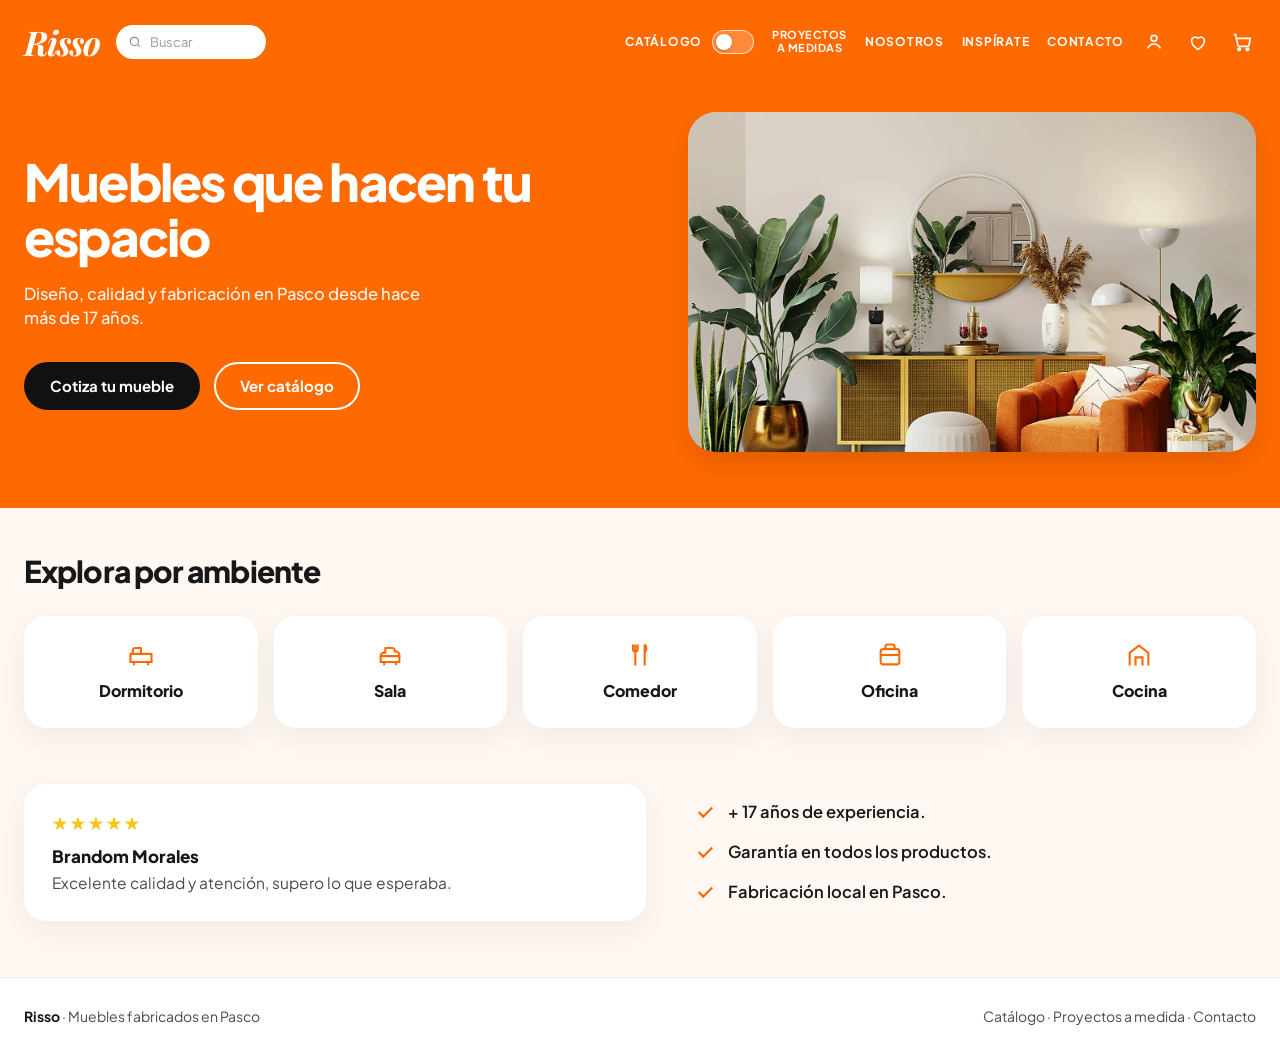
<file: index.html>
<!DOCTYPE html>
<html lang="es">
<head>
  <meta charset="UTF-8">
  <meta name="viewport" content="width=device-width, initial-scale=1.0">
  <title>Risso · Muebles que hacen tu espacio</title>
  <link rel="preconnect" href="https://fonts.googleapis.com">
  <link rel="preconnect" href="https://fonts.gstatic.com" crossorigin>
  <link href="https://fonts.googleapis.com/css2?family=Playfair+Display:ital,wght@1,700&family=Plus+Jakarta+Sans:wght@500;600;700;800&display=swap" rel="stylesheet">
  <link rel="stylesheet" href="css/styles.css">
  <link rel="icon" href="data:image/svg+xml,<svg xmlns='http://www.w3.org/2000/svg' viewBox='0 0 100 100'><text y='.9em' font-size='90'>R</text></svg>">
</head>
<body>
  <header class="site-header">
    <div class="wrap header-inner">
      <a class="logo" href="index.html">Risso</a>
      <form class="search" data-search>
        <svg width="14" height="14" viewBox="0 0 24 24" fill="none" stroke="currentColor" stroke-width="2"><circle cx="11" cy="11" r="7"/><path d="M20 20l-3-3"/></svg>
        <input type="search" placeholder="Buscar" aria-label="Buscar">
      </form>
      <button class="menu-toggle" id="menu-toggle" aria-label="Menú">
        <svg width="24" height="24" fill="none" stroke="currentColor" stroke-width="2"><path d="M4 7h16M4 12h16M4 17h16"/></svg>
      </button>
      <nav class="nav" id="site-nav">
        <div class="nav-catalog">
          <a href="catalogo.html">Catálogo</a>
          <button class="theme-toggle" id="btnTema" type="button" role="switch" aria-checked="false" aria-label="Modo oscuro">
            <span class="theme-toggle-track" aria-hidden="true"></span>
          </button>
        </div>
        <a class="stack" href="proyectos.html">Proyectos<br>a medidas</a>
        <a href="nosotros.html">Nosotros</a>
        <a href="inspirate.html">Inspírate</a>
        <a href="contacto.html">Contacto</a>
      </nav>
      <div class="header-actions">
        <a class="icon-btn" href="login.html" aria-label="Cuenta">
          <svg viewBox="0 0 24 24" fill="none" stroke="currentColor" stroke-width="1.8"><circle cx="12" cy="8" r="3.2"/><path d="M5 19c1.6-3.2 4-4.8 7-4.8s5.4 1.6 7 4.8"/></svg>
        </a>
        <button class="icon-btn" id="open-fav" aria-label="Favoritos" onclick="location.href='catalogo.html'">
          <svg viewBox="0 0 24 24" fill="none" stroke="currentColor" stroke-width="1.8"><path d="M12 20s-7-4.4-7-10a4 4 0 0 1 7-2 4 4 0 0 1 7 2c0 5.6-7 10-7 10z"/></svg>
          <span class="badge" id="fav-count">0</span>
        </button>
        <button class="icon-btn" id="open-cart" aria-label="Carrito">
          <svg viewBox="0 0 24 24" fill="none" stroke="currentColor" stroke-width="1.8"><circle cx="9" cy="20" r="1.4"/><circle cx="18" cy="20" r="1.4"/><path d="M3 4h2l2.4 11.2a2 2 0 0 0 2 1.6h8.3a2 2 0 0 0 2-1.5L21 8H7"/></svg>
          <span class="badge" id="cart-count">0</span>
        </button>
      </div>
    </div>
  </header>

  <section class="hero">
    <div class="wrap hero-grid">
      <div>
        <h1><span class="hero-line">Muebles que hacen tu</span> espacio</h1>
        <p>Diseño, calidad y fabricación en Pasco desde hace más de 17 años.</p>
        <div class="hero-actions">
          <a class="btn btn-dark" href="contacto.html">Cotiza tu mueble</a>
          <a class="btn btn-outline" href="catalogo.html">Ver catálogo</a>
        </div>
      </div>
      <img class="hero-photo" src="assets/hero.webp" alt="Espacio de trabajo con muebles de madera junto a ventanales">
    </div>
  </section>

  <main>
    <section class="explore">
      <div class="wrap">
        <h2>Explora por ambiente</h2>
        <div class="rooms">
          <a class="room-card" href="catalogo.html?ambiente=Dormitorio">
            <svg viewBox="0 0 24 24" fill="none" stroke="currentColor" stroke-width="1.8" stroke-linecap="round" stroke-linejoin="round"><path d="M3 18V11h18v7"/><path d="M5 11V8a2 2 0 0 1 2-2h5v5"/><path d="M3 18h18"/><path d="M6 18v2M18 18v2"/></svg>
            Dormitorio
          </a>
          <a class="room-card" href="catalogo.html?ambiente=Sala">
            <svg viewBox="0 0 24 24" fill="none" stroke="currentColor" stroke-width="1.8" stroke-linecap="round" stroke-linejoin="round"><path d="M4 13v5h16v-5"/><path d="M4 13h16a0 0 0 0 0 0 0v-1a3 3 0 0 0-3-3h-1V8a2 2 0 0 0-2-2H8v4H7a3 3 0 0 0-3 3z"/><path d="M7 18v2M17 18v2"/></svg>
            Sala
          </a>
          <a class="room-card" href="catalogo.html?ambiente=Comedor">
            <svg viewBox="0 0 24 24" fill="none" stroke="currentColor" stroke-width="1.8"><path d="M8 3v7M6 3v4a2 2 0 0 0 4 0V3"/><path d="M8 10v11"/><path d="M16 3v18"/><path d="M16 3c2 2 2 5 0 7"/></svg>
            Comedor
          </a>
          <a class="room-card" href="catalogo.html?ambiente=Oficina">
            <svg viewBox="0 0 24 24" fill="none" stroke="currentColor" stroke-width="1.8"><path d="M8 7V5a2 2 0 0 1 2-2h4a2 2 0 0 1 2 2v2"/><rect x="4" y="7" width="16" height="13" rx="2"/><path d="M4 12h16"/></svg>
            Oficina
          </a>
          <a class="room-card" href="catalogo.html?ambiente=Cocina">
            <svg viewBox="0 0 24 24" fill="none" stroke="currentColor" stroke-width="1.8"><path d="M4 21V10l8-6 8 6v11"/><path d="M9 21v-7h6v7"/></svg>
            Cocina
          </a>
        </div>
      </div>
    </section>

    <section>
      <div class="wrap proof">
        <article class="review">
          <div class="stars">★★★★★</div>
          <h3>Brandom Morales</h3>
          <p>Excelente calidad y atención, supero lo que esperaba.</p>
        </article>
        <div class="benefits">
          <div class="benefit">
            <svg viewBox="0 0 24 24" fill="none" stroke="currentColor" stroke-width="2.4"><path d="M5 12l5 5L20 7"/></svg>
            + 17 años de experiencia.
          </div>
          <div class="benefit">
            <svg viewBox="0 0 24 24" fill="none" stroke="currentColor" stroke-width="2.4"><path d="M5 12l5 5L20 7"/></svg>
            Garantía en todos los productos.
          </div>
          <div class="benefit">
            <svg viewBox="0 0 24 24" fill="none" stroke="currentColor" stroke-width="2.4"><path d="M5 12l5 5L20 7"/></svg>
            Fabricación local en Pasco.
          </div>
        </div>
      </div>
    </section>
  </main>

  <footer class="footer">
    <div class="wrap footer-inner">
      <p><strong>Risso</strong> · Muebles fabricados en Pasco</p>
      <p>Catálogo · Proyectos a medida · Contacto</p>
    </div>
  </footer>

  <div class="drawer" id="cart-drawer" data-close-cart>
    <div class="drawer-panel" onclick="event.stopPropagation()">
      <h2>Carrito</h2>
      <div id="cart-list"></div>
      <br>
      <a class="btn btn-dark" href="contacto.html">Cotizar pedido</a>
    </div>
  </div>
  <div class="toast" id="toast"></div>
  <script src="js/app.js"></script>
  <script src="js/main.js"></script>
</body>
</html>
</file>
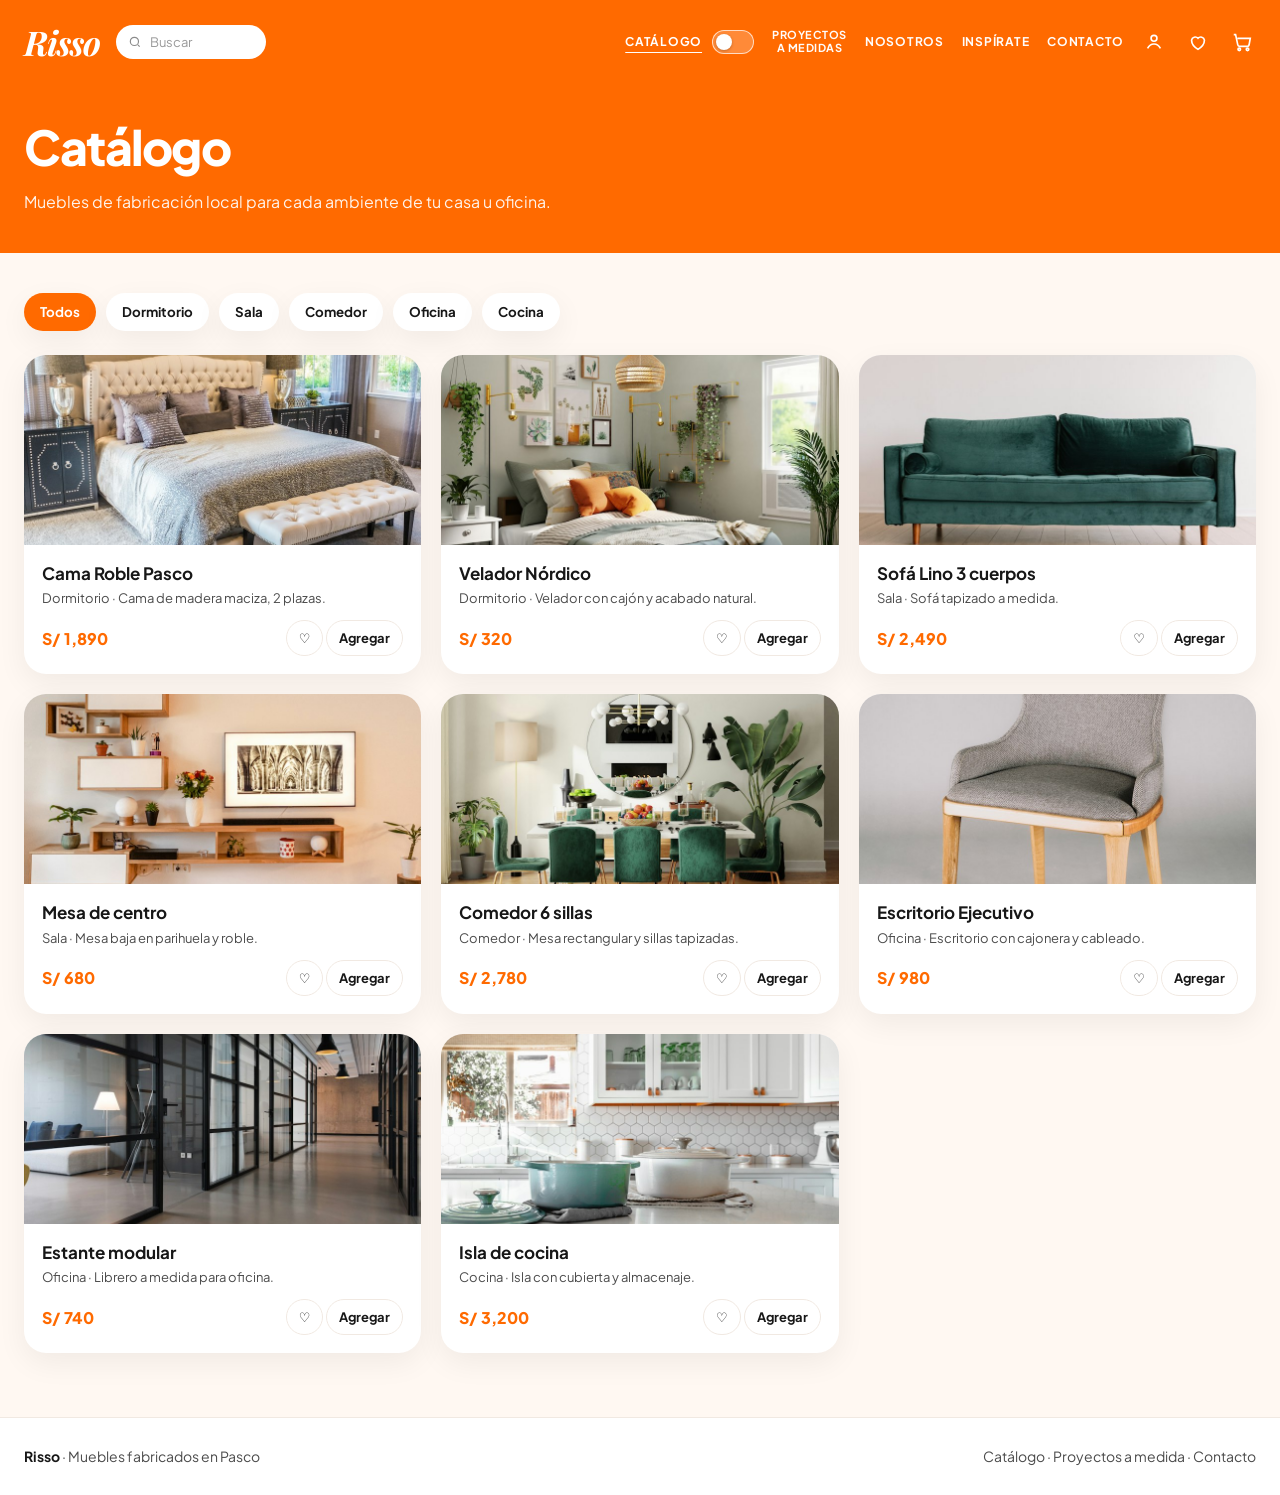
<file: catalogo.html>
<!DOCTYPE html>
<html lang="es">
<head>
  <meta charset="UTF-8">
  <meta name="viewport" content="width=device-width, initial-scale=1.0">
  <title>Catálogo · Risso</title>
  <link rel="preconnect" href="https://fonts.googleapis.com">
  <link rel="preconnect" href="https://fonts.gstatic.com" crossorigin>
  <link href="https://fonts.googleapis.com/css2?family=Playfair+Display:ital,wght@1,700&family=Plus+Jakarta+Sans:wght@500;600;700;800&display=swap" rel="stylesheet">
  <link rel="stylesheet" href="css/styles.css">
</head>
<body>
  <header class="site-header">
    <div class="wrap header-inner">
      <a class="logo" href="index.html">Risso</a>
      <form class="search" data-search>
        <svg width="14" height="14" viewBox="0 0 24 24" fill="none" stroke="currentColor" stroke-width="2"><circle cx="11" cy="11" r="7"/><path d="M20 20l-3-3"/></svg>
        <input type="search" placeholder="Buscar" aria-label="Buscar">
      </form>
      <button class="menu-toggle" id="menu-toggle" aria-label="Menú">
        <svg width="24" height="24" fill="none" stroke="currentColor" stroke-width="2"><path d="M4 7h16M4 12h16M4 17h16"/></svg>
      </button>
      <nav class="nav" id="site-nav">
        <div class="nav-catalog">
          <a class="is-active" href="catalogo.html">Catálogo</a>
          <button class="theme-toggle" id="btnTema" type="button" role="switch" aria-checked="false" aria-label="Modo oscuro">
            <span class="theme-toggle-track" aria-hidden="true"></span>
          </button>
        </div>
        <a class="stack" href="proyectos.html">Proyectos<br>a medidas</a>
        <a href="nosotros.html">Nosotros</a>
        <a href="inspirate.html">Inspírate</a>
        <a href="contacto.html">Contacto</a>
      </nav>
      <div class="header-actions">
        <a class="icon-btn" href="login.html" aria-label="Cuenta">
          <svg viewBox="0 0 24 24" fill="none" stroke="currentColor" stroke-width="1.8"><circle cx="12" cy="8" r="3.2"/><path d="M5 19c1.6-3.2 4-4.8 7-4.8s5.4 1.6 7 4.8"/></svg>
        </a>
        <button class="icon-btn" onclick="location.href='catalogo.html'" aria-label="Favoritos">
          <svg viewBox="0 0 24 24" fill="none" stroke="currentColor" stroke-width="1.8"><path d="M12 20s-7-4.4-7-10a4 4 0 0 1 7-2 4 4 0 0 1 7 2c0 5.6-7 10-7 10z"/></svg>
          <span class="badge" id="fav-count">0</span>
        </button>
        <button class="icon-btn" id="open-cart" aria-label="Carrito">
          <svg viewBox="0 0 24 24" fill="none" stroke="currentColor" stroke-width="1.8"><circle cx="9" cy="20" r="1.4"/><circle cx="18" cy="20" r="1.4"/><path d="M3 4h2l2.4 11.2a2 2 0 0 0 2 1.6h8.3a2 2 0 0 0 2-1.5L21 8H7"/></svg>
          <span class="badge" id="cart-count">0</span>
        </button>
      </div>
    </div>
  </header>

  <section class="page-hero">
    <div class="wrap">
      <h1>Catálogo</h1>
      <p>Muebles de fabricación local para cada ambiente de tu casa u oficina.</p>
    </div>
  </section>

  <main class="section">
    <div class="wrap">
      <div class="filters">
        <button class="chip is-on" data-filter="Todos">Todos</button>
        <button class="chip" data-filter="Dormitorio">Dormitorio</button>
        <button class="chip" data-filter="Sala">Sala</button>
        <button class="chip" data-filter="Comedor">Comedor</button>
        <button class="chip" data-filter="Oficina">Oficina</button>
        <button class="chip" data-filter="Cocina">Cocina</button>
      </div>
      <div class="grid-cards" id="catalog-grid"></div>
    </div>
  </main>

  <footer class="footer">
    <div class="wrap footer-inner">
      <p><strong>Risso</strong> · Muebles fabricados en Pasco</p>
      <p>Catálogo · Proyectos a medida · Contacto</p>
    </div>
  </footer>
  <div class="drawer" id="cart-drawer" data-close-cart>
    <div class="drawer-panel" onclick="event.stopPropagation()">
      <h2>Carrito</h2>
      <div id="cart-list"></div>
      <br>
      <a class="btn btn-dark" href="contacto.html">Cotizar pedido</a>
    </div>
  </div>
  <div class="toast" id="toast"></div>
  <script src="js/app.js"></script>
  <script src="js/main.js"></script>
</body>
</html>
</file>
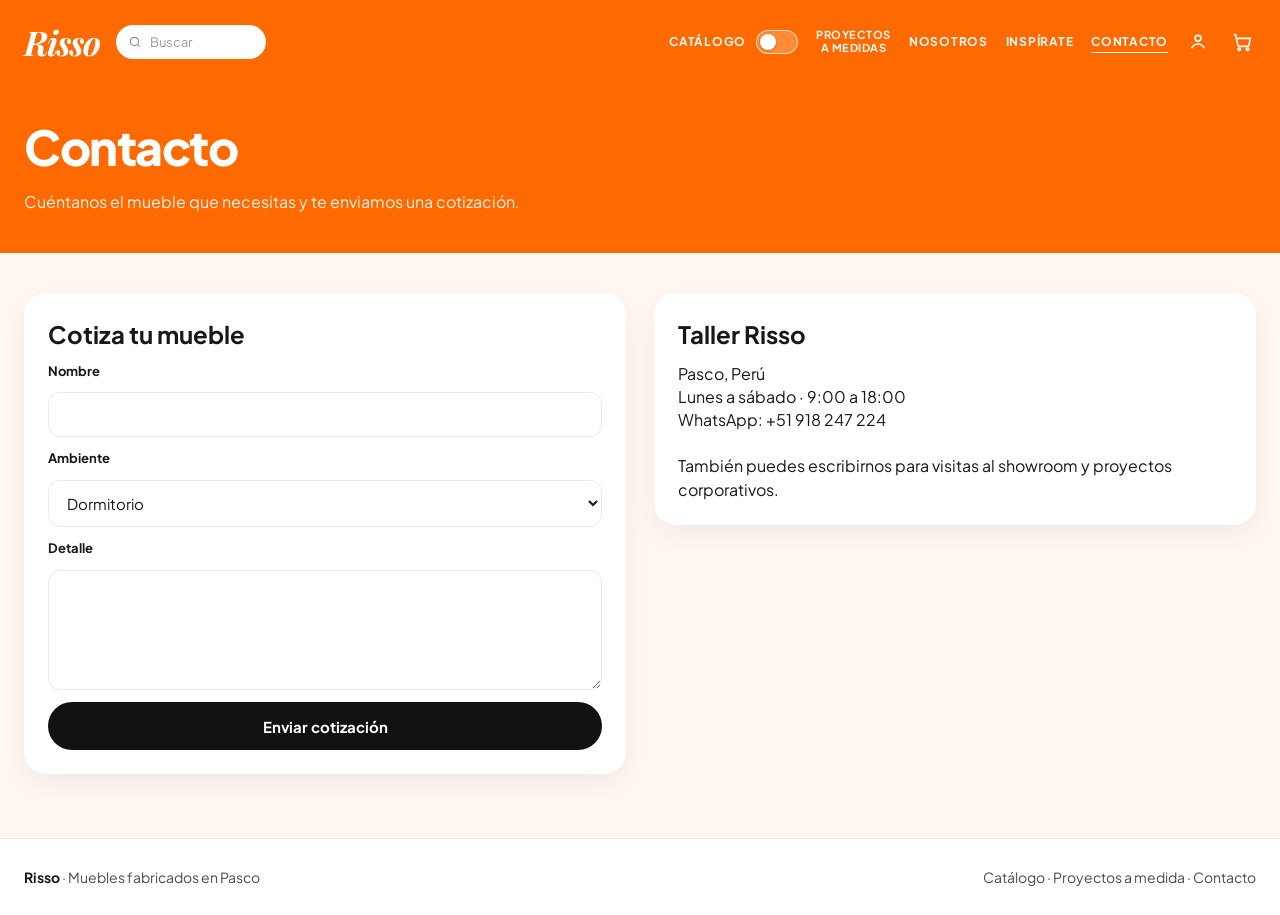
<file: contacto.html>
<!DOCTYPE html>
<html lang="es">
<head>
  <meta charset="UTF-8">
  <meta name="viewport" content="width=device-width, initial-scale=1.0">
  <title>Contacto · Risso</title>
  <link rel="preconnect" href="https://fonts.googleapis.com">
  <link rel="preconnect" href="https://fonts.gstatic.com" crossorigin>
  <link href="https://fonts.googleapis.com/css2?family=Playfair+Display:ital,wght@1,700&family=Plus+Jakarta+Sans:wght@500;600;700;800&display=swap" rel="stylesheet">
  <link rel="stylesheet" href="css/styles.css">
</head>
<body>
  <header class="site-header">
    <div class="wrap header-inner">
      <a class="logo" href="index.html">Risso</a>
      <form class="search" data-search>
        <svg width="14" height="14" viewBox="0 0 24 24" fill="none" stroke="currentColor" stroke-width="2"><circle cx="11" cy="11" r="7"/><path d="M20 20l-3-3"/></svg>
        <input type="search" placeholder="Buscar" aria-label="Buscar">
      </form>
      <button class="menu-toggle" id="menu-toggle" aria-label="Menú">
        <svg width="24" height="24" fill="none" stroke="currentColor" stroke-width="2"><path d="M4 7h16M4 12h16M4 17h16"/></svg>
      </button>
      <nav class="nav" id="site-nav">
        <div class="nav-catalog">
          <a href="catalogo.html">Catálogo</a>
          <button class="theme-toggle" id="btnTema" type="button" role="switch" aria-checked="false" aria-label="Modo oscuro">
            <span class="theme-toggle-track" aria-hidden="true"></span>
          </button>
        </div>
        <a class="stack" href="proyectos.html">Proyectos<br>a medidas</a>
        <a href="nosotros.html">Nosotros</a>
        <a href="inspirate.html">Inspírate</a>
        <a class="is-active" href="contacto.html">Contacto</a>
      </nav>
      <div class="header-actions">
        <a class="icon-btn" href="login.html" aria-label="Cuenta"><svg viewBox="0 0 24 24" fill="none" stroke="currentColor" stroke-width="1.8"><circle cx="12" cy="8" r="3.2"/><path d="M5 19c1.6-3.2 4-4.8 7-4.8s5.4 1.6 7 4.8"/></svg></a>
        <button class="icon-btn" id="open-cart" aria-label="Carrito"><svg viewBox="0 0 24 24" fill="none" stroke="currentColor" stroke-width="1.8"><circle cx="9" cy="20" r="1.4"/><circle cx="18" cy="20" r="1.4"/><path d="M3 4h2l2.4 11.2a2 2 0 0 0 2 1.6h8.3a2 2 0 0 0 2-1.5L21 8H7"/></svg><span class="badge" id="cart-count">0</span></button>
      </div>
    </div>
  </header>

  <section class="page-hero">
    <div class="wrap">
      <h1>Contacto</h1>
      <p>Cuéntanos el mueble que necesitas y te enviamos una cotización.</p>
    </div>
  </section>

  <main class="section">
    <div class="wrap two-col">
      <div class="panel">
        <h2>Cotiza tu mueble</h2>
        <form class="form" id="quote-form">
          <label>Nombre</label>
          <input name="nombre" required>
          <label>Ambiente</label>
          <select name="ambiente">
            <option>Dormitorio</option>
            <option>Sala</option>
            <option>Comedor</option>
            <option>Oficina</option>
            <option>Cocina</option>
          </select>
          <label>Detalle</label>
          <textarea name="detalle" required></textarea>
          <button class="btn btn-dark" type="submit">Enviar cotización</button>
        </form>
      </div>
      <div class="panel">
        <h2>Taller Risso</h2>
        <p>Pasco, Perú<br>Lunes a sábado · 9:00 a 18:00<br>WhatsApp: +51 918 247 224</p>
        <br>
        <p>También puedes escribirnos para visitas al showroom y proyectos corporativos.</p>
      </div>
    </div>
  </main>

  <footer class="footer">
    <div class="wrap footer-inner">
      <p><strong>Risso</strong> · Muebles fabricados en Pasco</p>
      <p>Catálogo · Proyectos a medida · Contacto</p>
    </div>
  </footer>
  <div class="drawer" id="cart-drawer" data-close-cart>
    <div class="drawer-panel" onclick="event.stopPropagation()">
      <h2>Carrito</h2>
      <div id="cart-list"></div>
    </div>
  </div>
  <div class="toast" id="toast"></div>
  <script src="js/app.js"></script>
  <script src="js/main.js"></script>
</body>
</html>
</file>
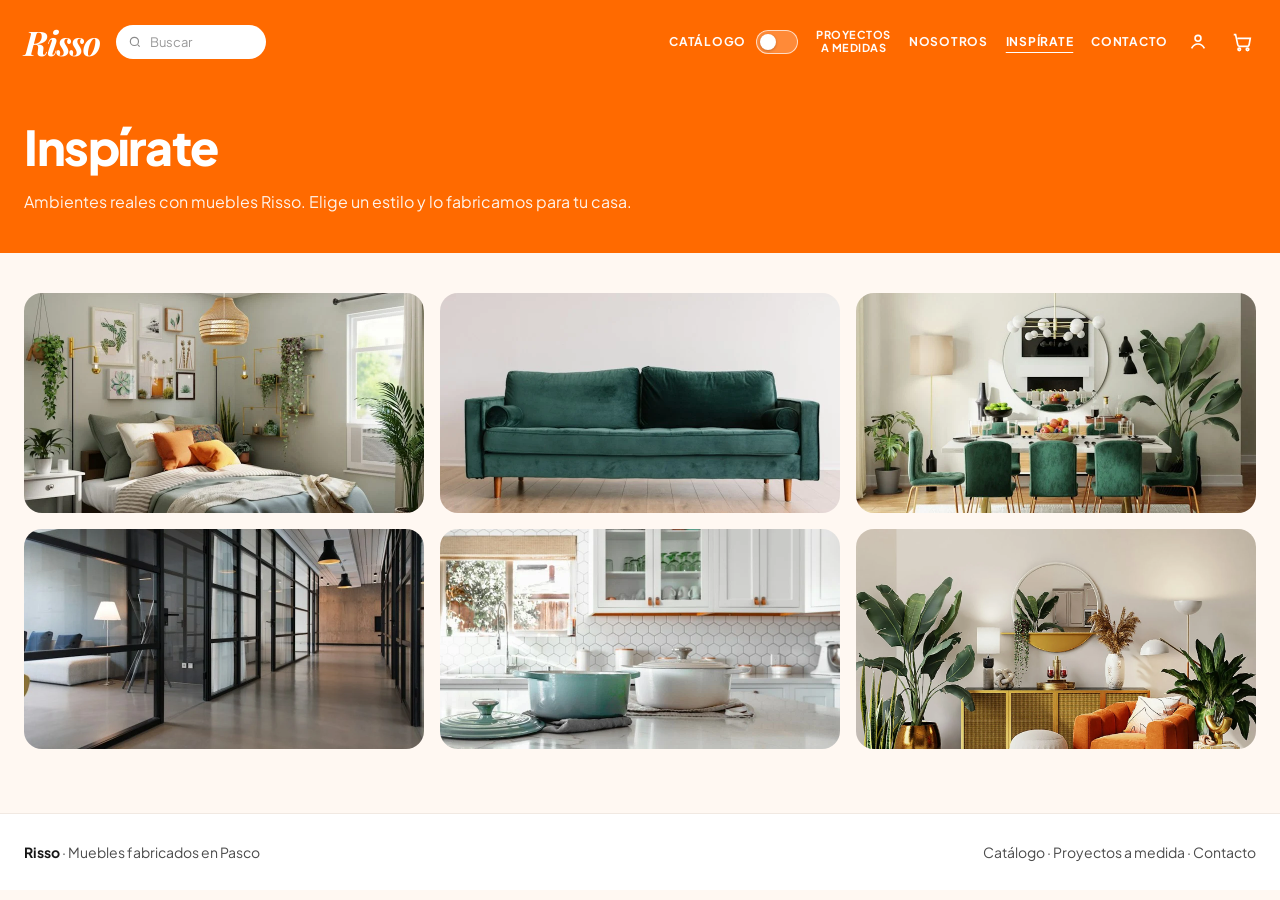
<file: inspirate.html>
<!DOCTYPE html>
<html lang="es">
<head>
  <meta charset="UTF-8">
  <meta name="viewport" content="width=device-width, initial-scale=1.0">
  <title>Inspírate · Risso</title>
  <link rel="preconnect" href="https://fonts.googleapis.com">
  <link rel="preconnect" href="https://fonts.gstatic.com" crossorigin>
  <link href="https://fonts.googleapis.com/css2?family=Playfair+Display:ital,wght@1,700&family=Plus+Jakarta+Sans:wght@500;600;700;800&display=swap" rel="stylesheet">
  <link rel="stylesheet" href="css/styles.css">
</head>
<body>
  <header class="site-header">
    <div class="wrap header-inner">
      <a class="logo" href="index.html">Risso</a>
      <form class="search" data-search>
        <svg width="14" height="14" viewBox="0 0 24 24" fill="none" stroke="currentColor" stroke-width="2"><circle cx="11" cy="11" r="7"/><path d="M20 20l-3-3"/></svg>
        <input type="search" placeholder="Buscar" aria-label="Buscar">
      </form>
      <button class="menu-toggle" id="menu-toggle" aria-label="Menú">
        <svg width="24" height="24" fill="none" stroke="currentColor" stroke-width="2"><path d="M4 7h16M4 12h16M4 17h16"/></svg>
      </button>
      <nav class="nav" id="site-nav">
        <div class="nav-catalog">
          <a href="catalogo.html">Catálogo</a>
          <button class="theme-toggle" id="btnTema" type="button" role="switch" aria-checked="false" aria-label="Modo oscuro">
            <span class="theme-toggle-track" aria-hidden="true"></span>
          </button>
        </div>
        <a class="stack" href="proyectos.html">Proyectos<br>a medidas</a>
        <a href="nosotros.html">Nosotros</a>
        <a class="is-active" href="inspirate.html">Inspírate</a>
        <a href="contacto.html">Contacto</a>
      </nav>
      <div class="header-actions">
        <a class="icon-btn" href="login.html" aria-label="Cuenta"><svg viewBox="0 0 24 24" fill="none" stroke="currentColor" stroke-width="1.8"><circle cx="12" cy="8" r="3.2"/><path d="M5 19c1.6-3.2 4-4.8 7-4.8s5.4 1.6 7 4.8"/></svg></a>
        <button class="icon-btn" id="open-cart" aria-label="Carrito"><svg viewBox="0 0 24 24" fill="none" stroke="currentColor" stroke-width="1.8"><circle cx="9" cy="20" r="1.4"/><circle cx="18" cy="20" r="1.4"/><path d="M3 4h2l2.4 11.2a2 2 0 0 0 2 1.6h8.3a2 2 0 0 0 2-1.5L21 8H7"/></svg><span class="badge" id="cart-count">0</span></button>
      </div>
    </div>
  </header>

  <section class="page-hero">
    <div class="wrap">
      <h1>Inspírate</h1>
      <p>Ambientes reales con muebles Risso. Elige un estilo y lo fabricamos para tu casa.</p>
    </div>
  </section>

  <main class="section">
    <div class="wrap gallery">
      <img src="assets/dormitorio.webp" alt="Dormitorio">
      <img src="assets/sala.webp" alt="Sala">
      <img src="assets/comedor.webp" alt="Comedor">
      <img src="assets/oficina.webp" alt="Oficina">
      <img src="assets/cocina.webp" alt="Cocina">
      <img src="assets/hero.webp" alt="Espacio de trabajo">
    </div>
  </main>

  <footer class="footer">
    <div class="wrap footer-inner">
      <p><strong>Risso</strong> · Muebles fabricados en Pasco</p>
      <p>Catálogo · Proyectos a medida · Contacto</p>
    </div>
  </footer>
  <div class="drawer" id="cart-drawer" data-close-cart>
    <div class="drawer-panel" onclick="event.stopPropagation()">
      <h2>Carrito</h2>
      <div id="cart-list"></div>
    </div>
  </div>
  <div class="toast" id="toast"></div>
  <script src="js/app.js"></script>
  <script src="js/main.js"></script>
</body>
</html>
</file>
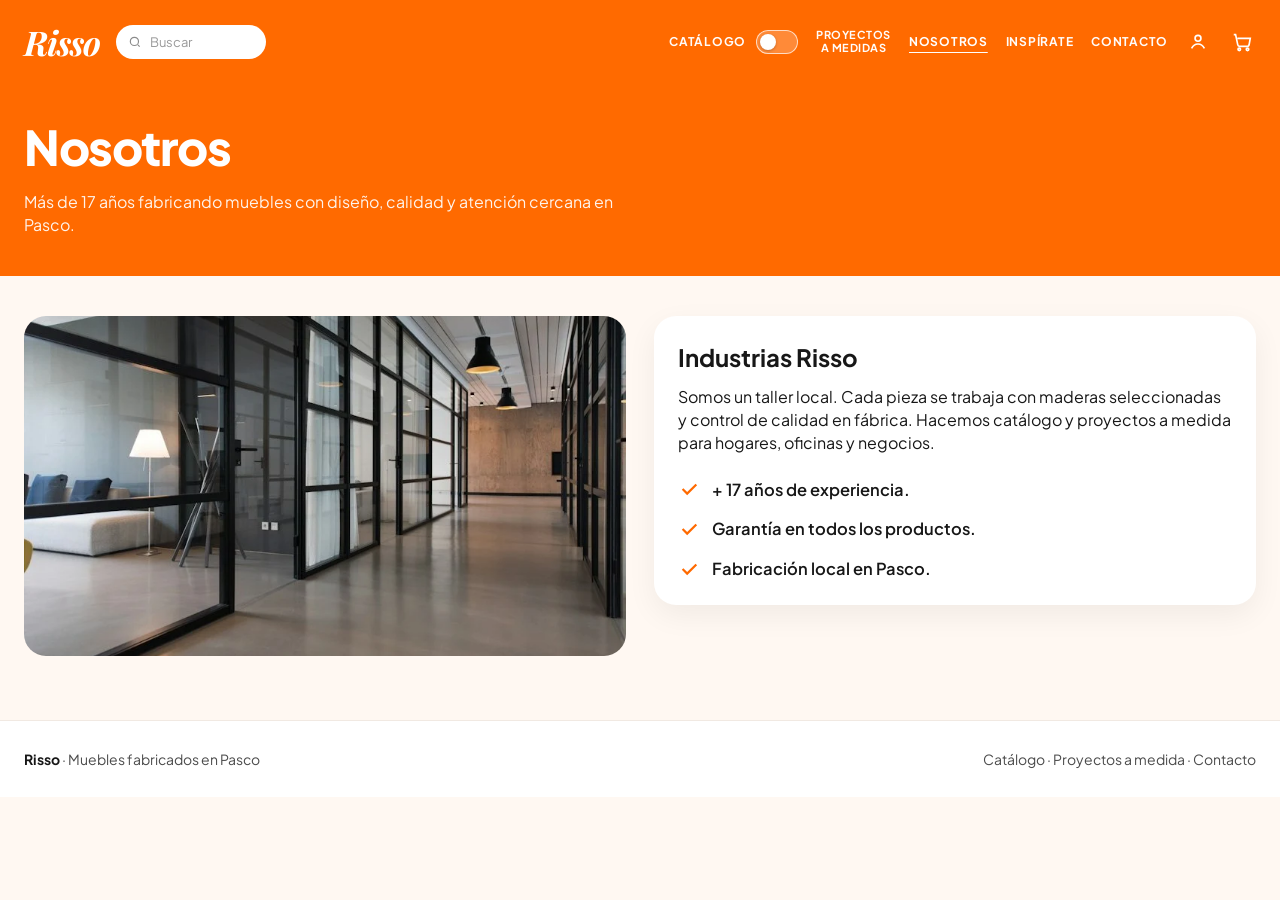
<file: nosotros.html>
<!DOCTYPE html>
<html lang="es">
<head>
  <meta charset="UTF-8">
  <meta name="viewport" content="width=device-width, initial-scale=1.0">
  <title>Nosotros · Risso</title>
  <link rel="preconnect" href="https://fonts.googleapis.com">
  <link rel="preconnect" href="https://fonts.gstatic.com" crossorigin>
  <link href="https://fonts.googleapis.com/css2?family=Playfair+Display:ital,wght@1,700&family=Plus+Jakarta+Sans:wght@500;600;700;800&display=swap" rel="stylesheet">
  <link rel="stylesheet" href="css/styles.css">
</head>
<body>
  <header class="site-header">
    <div class="wrap header-inner">
      <a class="logo" href="index.html">Risso</a>
      <form class="search" data-search>
        <svg width="14" height="14" viewBox="0 0 24 24" fill="none" stroke="currentColor" stroke-width="2"><circle cx="11" cy="11" r="7"/><path d="M20 20l-3-3"/></svg>
        <input type="search" placeholder="Buscar" aria-label="Buscar">
      </form>
      <button class="menu-toggle" id="menu-toggle" aria-label="Menú">
        <svg width="24" height="24" fill="none" stroke="currentColor" stroke-width="2"><path d="M4 7h16M4 12h16M4 17h16"/></svg>
      </button>
      <nav class="nav" id="site-nav">
        <div class="nav-catalog">
          <a href="catalogo.html">Catálogo</a>
          <button class="theme-toggle" id="btnTema" type="button" role="switch" aria-checked="false" aria-label="Modo oscuro">
            <span class="theme-toggle-track" aria-hidden="true"></span>
          </button>
        </div>
        <a class="stack" href="proyectos.html">Proyectos<br>a medidas</a>
        <a class="is-active" href="nosotros.html">Nosotros</a>
        <a href="inspirate.html">Inspírate</a>
        <a href="contacto.html">Contacto</a>
      </nav>
      <div class="header-actions">
        <a class="icon-btn" href="login.html" aria-label="Cuenta"><svg viewBox="0 0 24 24" fill="none" stroke="currentColor" stroke-width="1.8"><circle cx="12" cy="8" r="3.2"/><path d="M5 19c1.6-3.2 4-4.8 7-4.8s5.4 1.6 7 4.8"/></svg></a>
        <button class="icon-btn" id="open-cart" aria-label="Carrito"><svg viewBox="0 0 24 24" fill="none" stroke="currentColor" stroke-width="1.8"><circle cx="9" cy="20" r="1.4"/><circle cx="18" cy="20" r="1.4"/><path d="M3 4h2l2.4 11.2a2 2 0 0 0 2 1.6h8.3a2 2 0 0 0 2-1.5L21 8H7"/></svg><span class="badge" id="cart-count">0</span></button>
      </div>
    </div>
  </header>

  <section class="page-hero">
    <div class="wrap">
      <h1>Nosotros</h1>
      <p>Más de 17 años fabricando muebles con diseño, calidad y atención cercana en Pasco.</p>
    </div>
  </section>

  <main class="section">
    <div class="wrap two-col">
      <img src="assets/oficina.webp" alt="Taller y espacios Risso" style="width:100%;height:340px;object-fit:cover;border-radius:22px;">
      <div class="panel">
        <h2>Industrias Risso</h2>
        <p>Somos un taller local. Cada pieza se trabaja con maderas seleccionadas y control de calidad en fábrica. Hacemos catálogo y proyectos a medida para hogares, oficinas y negocios.</p>
        <br>
        <div class="benefits">
          <div class="benefit"><svg viewBox="0 0 24 24" fill="none" stroke="currentColor" stroke-width="2.4"><path d="M5 12l5 5L20 7"/></svg>+ 17 años de experiencia.</div>
          <div class="benefit"><svg viewBox="0 0 24 24" fill="none" stroke="currentColor" stroke-width="2.4"><path d="M5 12l5 5L20 7"/></svg>Garantía en todos los productos.</div>
          <div class="benefit"><svg viewBox="0 0 24 24" fill="none" stroke="currentColor" stroke-width="2.4"><path d="M5 12l5 5L20 7"/></svg>Fabricación local en Pasco.</div>
        </div>
      </div>
    </div>
  </main>

  <footer class="footer">
    <div class="wrap footer-inner">
      <p><strong>Risso</strong> · Muebles fabricados en Pasco</p>
      <p>Catálogo · Proyectos a medida · Contacto</p>
    </div>
  </footer>
  <div class="drawer" id="cart-drawer" data-close-cart>
    <div class="drawer-panel" onclick="event.stopPropagation()">
      <h2>Carrito</h2>
      <div id="cart-list"></div>
    </div>
  </div>
  <div class="toast" id="toast"></div>
  <script src="js/app.js"></script>
  <script src="js/main.js"></script>
</body>
</html>
</file>
<file: css/styles.css>
:root {
  --orange: #ff6a00;
  --orange-hover: #e85f00;
  --cream: #fff6ee;
  --page: #fff8f2;
  --surface: #fff;
  --surface-border: #f1e9e2;
  --ink: #171717;
  --muted: #4b4b4b;
  --star: #f5c518;
  --radius: 22px;
  --shadow: 0 10px 30px rgba(23, 23, 23, 0.06);
  --header-h: 84px;
  --max: 1240px;
}

*,
*::before,
*::after {
  box-sizing: border-box;
  margin: 0;
  padding: 0;
}

html {
  scroll-behavior: smooth;
}

body {
  font-family: "Plus Jakarta Sans", system-ui, sans-serif;
  color: var(--ink);
  background: var(--page);
  line-height: 1.45;
  min-height: 100vh;
}

body[data-theme="dark"] {
  --page: #181818;
  --surface: #252525;
  --surface-border: #3a3a3a;
  --ink: #f5f1ed;
  --muted: #c2bbb4;
  --shadow: 0 10px 30px rgba(0, 0, 0, 0.22);
}

.theme-toggle {
  width: 42px;
  height: 24px;
  flex: 0 0 auto;
  padding: 3px;
  border: 1px solid rgba(255, 255, 255, 0.7);
  border-radius: 999px;
  background: rgba(255, 255, 255, 0.22);
  cursor: pointer;
  transition: background 0.18s ease;
}

.theme-toggle-track {
  display: block;
  position: relative;
  width: 100%;
  height: 100%;
}

.theme-toggle-track::after {
  content: "";
  position: absolute;
  top: 0;
  left: 0;
  width: 16px;
  height: 16px;
  border-radius: 50%;
  background: #fff;
  box-shadow: 0 1px 3px rgba(0, 0, 0, 0.24);
  transition: transform 0.18s ease;
}

.theme-toggle[aria-checked="true"] {
  background: #252525;
}

.theme-toggle[aria-checked="true"] .theme-toggle-track::after {
  transform: translateX(16px);
}

.theme-toggle:focus-visible {
  outline: 3px solid #fff;
  outline-offset: 3px;
}

img {
  max-width: 100%;
  display: block;
}

a {
  color: inherit;
  text-decoration: none;
}

button,
input,
textarea,
select {
  font-family: inherit;
}

.wrap {
  width: min(var(--max), calc(100% - 48px));
  margin-inline: auto;
}

/* Header */
.site-header {
  background: var(--orange);
  color: #fff;
}

.header-inner {
  min-height: var(--header-h);
  display: flex;
  align-items: center;
  gap: 16px;
}

.logo {
  font-family: "Playfair Display", Georgia, serif;
  font-style: italic;
  font-weight: 700;
  font-size: 34px;
  letter-spacing: -0.03em;
  line-height: 1;
  white-space: nowrap;
  flex-shrink: 0;
}

.search {
  position: relative;
  width: 150px;
  flex-shrink: 0;
}

.search svg {
  position: absolute;
  left: 12px;
  top: 50%;
  transform: translateY(-50%);
  color: #8a8a8a;
  pointer-events: none;
}

.search input {
  width: 100%;
  height: 34px;
  border: 0;
  border-radius: 999px;
  padding: 0 12px 0 34px;
  background: var(--surface);
  color: var(--ink);
  font-size: 13px;
  outline: none;
}

.search input::placeholder {
  color: #9a9a9a;
}

.nav {
  margin-left: auto;
  display: flex;
  align-items: center;
  gap: 18px;
}

.nav-catalog {
  display: flex;
  align-items: center;
  gap: 10px;
}

.nav a {
  font-size: 12px;
  font-weight: 700;
  letter-spacing: 0.06em;
  text-transform: uppercase;
  white-space: nowrap;
  opacity: 0.98;
}

.nav a.stack {
  text-align: center;
  line-height: 1.15;
  font-size: 11px;
  letter-spacing: 0.05em;
  white-space: normal;
}

.nav a:hover,
.nav a.is-active {
  opacity: 1;
  text-decoration: underline;
  text-underline-offset: 6px;
}

.header-actions {
  display: flex;
  align-items: center;
  gap: 16px;
  flex-shrink: 0;
}

.icon-btn {
  position: relative;
  width: 28px;
  height: 28px;
  display: grid;
  place-items: center;
  color: #fff;
  background: none;
  border: 0;
  cursor: pointer;
}

.icon-btn svg {
  width: 22px;
  height: 22px;
}

.badge {
  position: absolute;
  top: -6px;
  right: -8px;
  min-width: 16px;
  height: 16px;
  padding: 0 4px;
  border-radius: 999px;
  background: #111;
  color: #fff;
  font-size: 10px;
  font-weight: 700;
  display: none;
  place-items: center;
}

.badge.show {
  display: grid;
}

.menu-toggle {
  display: none;
  background: none;
  border: 0;
  color: #fff;
  cursor: pointer;
}

/* Hero */
.hero {
  background: var(--orange);
  color: #fff;
  padding: 28px 0 56px;
}

.hero-grid {
  display: grid;
  grid-template-columns: minmax(0, 1.05fr) minmax(320px, 0.95fr);
  gap: 36px;
  align-items: center;
}

.hero h1 {
  font-size: clamp(34px, 4vw, 52px);
  font-weight: 800;
  letter-spacing: -0.035em;
  line-height: 1.08;
}

.hero-line {
  display: block;
  white-space: nowrap;
}

.hero p {
  margin-top: 18px;
  max-width: 34ch;
  font-size: 16.5px;
  font-weight: 500;
  line-height: 1.45;
  color: rgba(255, 255, 255, 0.92);
}

.hero-actions {
  display: flex;
  gap: 14px;
  margin-top: 32px;
  flex-wrap: wrap;
}

.btn {
  display: inline-flex;
  align-items: center;
  justify-content: center;
  height: 48px;
  padding: 0 24px;
  border-radius: 999px;
  font-size: 15px;
  font-weight: 700;
  border: 2px solid transparent;
  cursor: pointer;
  transition: 0.18s ease;
}

.btn-dark {
  background: #111;
  color: #fff;
}

.btn-dark:hover {
  background: #000;
  transform: translateY(-1px);
}

.btn-outline {
  background: transparent;
  color: #fff;
  border-color: #fff;
}

.btn-outline:hover {
  background: #fff;
  color: var(--orange);
}

.hero-photo {
  width: 100%;
  height: 340px;
  object-fit: cover;
  border-radius: 28px;
  box-shadow: 0 12px 30px rgba(0, 0, 0, 0.12);
}

/* Explore */
.explore {
  padding: 42px 0 28px;
}

.explore h2 {
  font-size: 30px;
  font-weight: 800;
  letter-spacing: -0.03em;
  margin-bottom: 22px;
}

.rooms {
  display: grid;
  grid-template-columns: repeat(5, 1fr);
  gap: 16px;
}

.room-card {
  background: var(--surface);
  border-radius: 22px;
  min-height: 112px;
  display: flex;
  flex-direction: column;
  align-items: center;
  justify-content: center;
  gap: 10px;
  box-shadow: var(--shadow);
  color: var(--ink);
  font-weight: 800;
  font-size: 16px;
  transition: 0.18s ease;
}

.room-card:hover {
  transform: translateY(-3px);
  box-shadow: 0 14px 28px rgba(23, 23, 23, 0.1);
}

.room-card svg {
  width: 28px;
  height: 28px;
  color: var(--orange);
}

.proof {
  display: grid;
  grid-template-columns: 1.05fr 0.95fr;
  gap: 48px;
  align-items: center;
  padding: 28px 0 56px;
}

.review {
  background: var(--surface);
  color: var(--ink);
  border-radius: 22px;
  padding: 26px 28px;
  box-shadow: var(--shadow);
}

.stars {
  color: var(--star);
  letter-spacing: 2px;
  font-size: 18px;
  margin-bottom: 8px;
}

.review h3 {
  font-size: 17px;
  font-weight: 800;
}

.review p {
  margin-top: 4px;
  color: var(--muted);
  font-size: 15.5px;
}

.benefits {
  display: grid;
  gap: 16px;
}

.benefit {
  display: flex;
  align-items: center;
  gap: 12px;
  font-size: 16.5px;
  font-weight: 600;
}

.benefit svg {
  width: 22px;
  height: 22px;
  color: var(--orange);
  flex-shrink: 0;
}

/* Inner pages */
.page-hero {
  background: var(--orange);
  color: #fff;
  padding: 28px 0 40px;
}

.page-hero h1 {
  font-size: clamp(32px, 4vw, 48px);
  font-weight: 800;
  letter-spacing: -0.03em;
}

.page-hero p {
  margin-top: 8px;
  max-width: 52ch;
  color: rgba(255, 255, 255, 0.92);
}

.section {
  padding: 40px 0 64px;
}

.filters {
  display: flex;
  flex-wrap: wrap;
  gap: 10px;
  margin-bottom: 24px;
}

.chip {
  height: 38px;
  padding: 0 16px;
  border-radius: 999px;
  border: 0;
  background: var(--surface);
  color: var(--ink);
  font-weight: 700;
  cursor: pointer;
  box-shadow: var(--shadow);
}

.chip.is-on,
.chip:hover {
  background: var(--orange);
  color: #fff;
}

.grid-cards {
  display: grid;
  grid-template-columns: repeat(3, 1fr);
  gap: 20px;
}

.product {
  background: var(--surface);
  color: var(--ink);
  border-radius: 22px;
  overflow: hidden;
  box-shadow: var(--shadow);
}

.product img {
  width: 100%;
  height: 190px;
  object-fit: cover;
}

.product-body {
  padding: 16px 18px 18px;
}

.product h3 {
  font-size: 17px;
}

.product .meta {
  color: var(--muted);
  font-size: 13px;
  margin: 4px 0 12px;
}

.product-row {
  display: flex;
  align-items: center;
  justify-content: space-between;
  gap: 10px;
}

.price {
  font-weight: 800;
  color: var(--orange);
}

.ghost {
  height: 36px;
  padding: 0 12px;
  border-radius: 999px;
  border: 1px solid var(--surface-border);
  background: var(--surface);
  color: var(--ink);
  cursor: pointer;
  font-weight: 700;
  font-size: 13px;
}

.ghost:hover {
  border-color: var(--orange);
  color: var(--orange);
}

.two-col {
  display: grid;
  grid-template-columns: 1fr 1fr;
  gap: 28px;
  align-items: start;
}

.panel {
  background: var(--surface);
  color: var(--ink);
  border-radius: 22px;
  padding: 24px;
  box-shadow: var(--shadow);
}

.panel h2 {
  margin-bottom: 10px;
  font-size: 24px;
}

.form {
  display: grid;
  gap: 12px;
}

.form label {
  font-size: 13px;
  font-weight: 700;
}

.form input,
.form textarea,
.form select {
  width: 100%;
  border: 1px solid var(--surface-border);
  background: var(--surface);
  color: var(--ink);
  border-radius: 12px;
  padding: 12px 14px;
  font-size: 15px;
  outline: none;
}

.form textarea {
  min-height: 120px;
  resize: vertical;
}

.form input:focus,
.form textarea:focus,
.form select:focus {
  border-color: var(--orange);
}

.gallery {
  display: grid;
  grid-template-columns: repeat(3, 1fr);
  gap: 16px;
}

.gallery img {
  width: 100%;
  height: 220px;
  object-fit: cover;
  border-radius: 18px;
}

.footer {
  background: var(--surface);
  border-top: 1px solid var(--surface-border);
  padding: 28px 0;
  color: var(--muted);
  font-size: 14px;
}

.footer-inner {
  display: flex;
  justify-content: space-between;
  gap: 16px;
  flex-wrap: wrap;
}

.footer strong {
  color: var(--ink);
}

.toast {
  position: fixed;
  right: 20px;
  bottom: 20px;
  background: #111;
  color: #fff;
  padding: 12px 16px;
  border-radius: 12px;
  display: none;
  z-index: 50;
}

.toast.show {
  display: block;
}

.drawer {
  position: fixed;
  inset: 0;
  background: rgba(0, 0, 0, 0.35);
  display: none;
  z-index: 40;
}

.drawer.open {
  display: block;
}

.drawer-panel {
  position: absolute;
  right: 0;
  top: 0;
  height: 100%;
  width: min(380px, 100%);
  background: var(--surface);
  color: var(--ink);
  padding: 24px;
  overflow: auto;
}

.drawer h2 {
  margin-bottom: 16px;
}

.cart-item {
  display: flex;
  justify-content: space-between;
  gap: 12px;
  padding: 12px 0;
  border-bottom: 1px solid var(--surface-border);
}

.empty {
  color: var(--muted);
}

@media (max-width: 980px) {
  .hero-grid,
  .proof,
  .two-col,
  .grid-cards,
  .gallery {
    grid-template-columns: 1fr 1fr;
  }

  .rooms {
    grid-template-columns: repeat(3, 1fr);
  }

  .hero h1 {
    max-width: none;
  }
}

@media (max-width: 1100px) {
  .menu-toggle {
    display: grid;
    margin-left: auto;
  }

  .nav {
    display: none;
    position: absolute;
    left: 24px;
    right: 24px;
    top: 84px;
    background: var(--surface);
    color: var(--ink);
    flex-direction: column;
    align-items: flex-start;
    padding: 16px;
    border-radius: 16px;
    z-index: 20;
    box-shadow: var(--shadow);
  }

  .nav.open {
    display: flex;
  }

  .nav a {
    padding: 8px 0;
  }

  .nav-catalog {
    padding: 0 0 8px;
  }

  .header-inner {
    position: relative;
  }

  .search {
    display: none;
  }
}

@media (max-width: 640px) {
  .wrap {
    width: min(var(--max), calc(100% - 28px));
  }

  .rooms,
  .grid-cards,
  .gallery,
  .hero-grid,
  .proof,
  .two-col {
    grid-template-columns: 1fr;
  }

  .hero-photo {
    height: 220px;
  }

  .header-actions {
    gap: 10px;
  }
}
</file>
